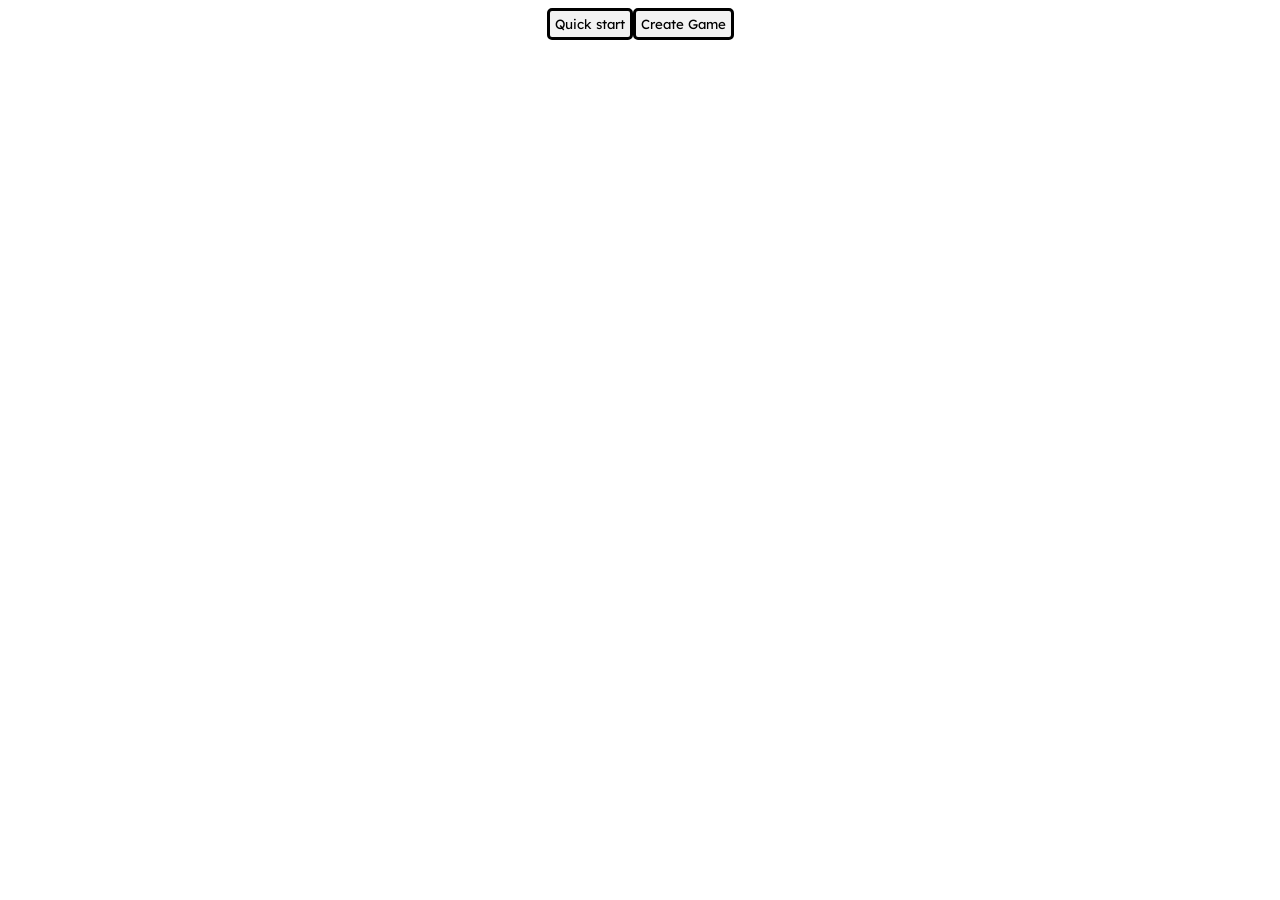
<file: index.html>
<!DOCTYPE html>

<head>
    <meta charset="UTF-8">
   <title>Gomoku</title>
   <link rel="stylesheet" href="CSS/game.css">
   <link rel="preconnect" href="https://fonts.googleapis.com">
   <link rel="preconnect" href="https://fonts.gstatic.com" crossorigin>
   <link href="https://fonts.googleapis.com/css2?family=Lexend:wght@100..900&display=swap" rel="stylesheet">
</head>
<body>
<!--navigation, footer or whatever-->

<div id="content"></div>
<script type="module" src="JS/main.js"></script>
</body>
</file>
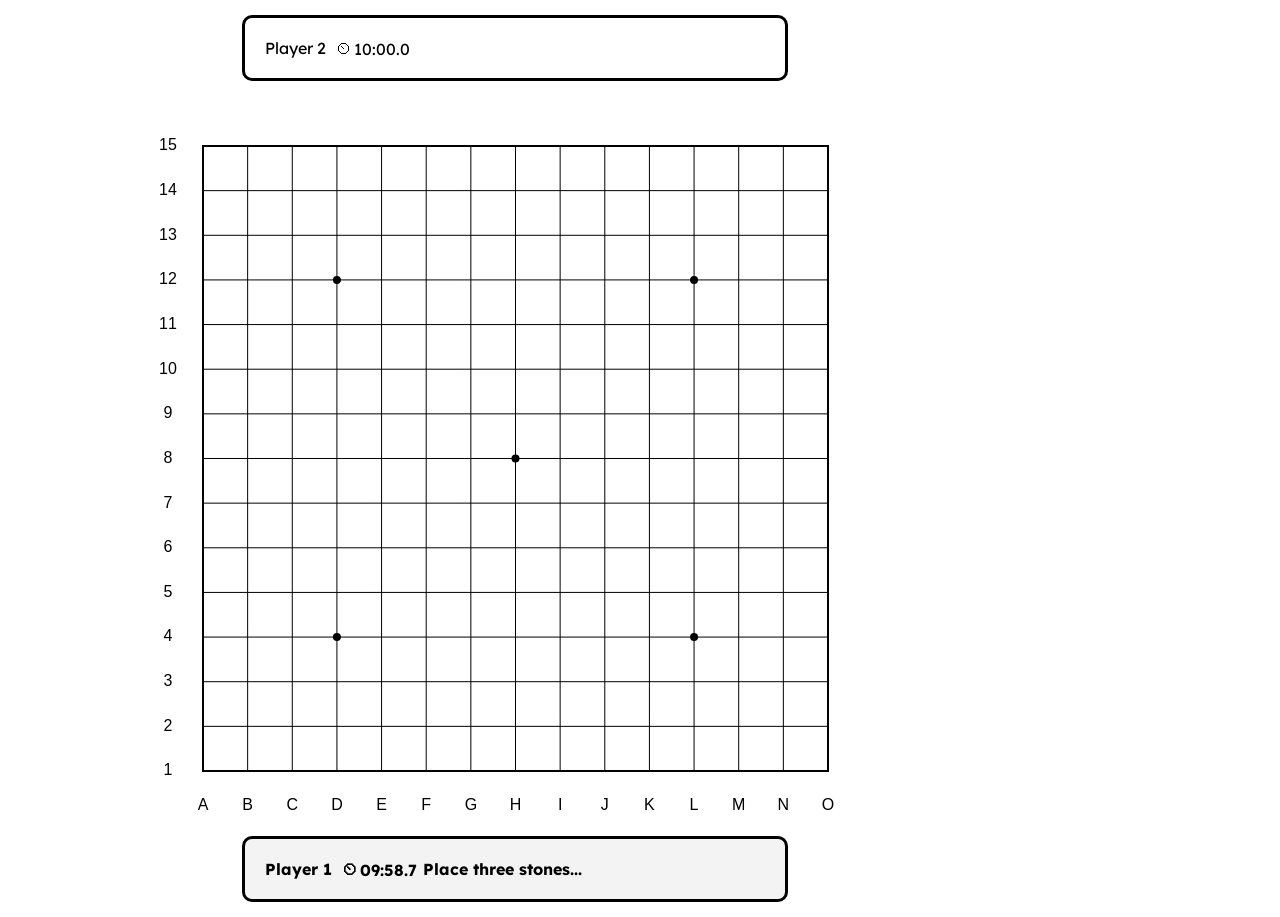
<file: game.html>
<!DOCTYPE html>

    <html lang="en">
    <head>
        <meta charset="UTF-8">
        <title>Gomoku</title>
        <link rel="stylesheet" href="game.css">
        <link rel="preconnect" href="https://fonts.googleapis.com">
        <link rel="preconnect" href="https://fonts.gstatic.com" crossorigin>
        <link href="https://fonts.googleapis.com/css2?family=Lexend:wght@100..900&display=swap" rel="stylesheet">
    </head>
    <body>
    <div class="game">
        <div class="playerStatus" id="player2Status">
            <p>Player 2</p>
            <div class="timer">
                <p class="timerIcon">⏲</p>
                <div class="timerTime" id="player2Timer"></div>
            </div>
            <p class="swapStartMessage" id="player2SwapStartMessage">Place three stones...</p>
            <p class="swap2Message hidden" id="player2Swap2Message">Place two more stones...</p>
            <div class="swapChoose hidden" id="player2SwapChoose">
                <button class="chooseButton" id="player2ChooseBlack">Play as black</button>
                <button class="chooseButton" id="player2ChooseWhite">Play as White</button>
                <button class="chooseButton" id="player2PlaceSwap2">Place swap 2</button>
            </div>
        </div>
        <canvas id="board" width="725px" height="725px" ></canvas>
        <div class="playerStatus" id="player1Status">
            <p>Player 1</p>
            <div class="timer">
                <p class="timerIcon">⏲</p>
                <div class="timerTime" id="player1Timer"></div>
            </div>
            <p class="swapStartMessage" id="player1SwapStartMessage">Place three stones...</p>
            <p class="swap2Message hidden" id="player1Swap2Message">Place two more stones...</p>
            <div class="swapChoose hidden" id="player1SwapChoose">
                <button class="chooseButton" id="player1ChooseBlack">Play as black</button>
                <button class="chooseButton" id="player1ChooseWhite">Play as white</button>
                <button class="chooseButton" id="player1PlaceSwap2">Place swap 2</button>
            </div>
        </div>
    </div>
    <div id="notationWrapper">
        <div id="notationTab"></div>
    </div>

        <dialog class="modal" id="gameEndModal">
            <h1> Game Ended </h1>
            <h2 id="gameResult"> Player X Won</h2>
            <button id="playAgainButton">Play Again</button>
            <button>Analysis</button>
            <button>Save Game</button>
        </dialog>
        <script src="game.js"></script>
    </body>
</html>
</file>
<file: CSS/game.css>
#content {
    font-family: 'Lexend', sans-serif;
    display: flex;
    flex-direction: row;
    justify-content: center;
    margin: 0;
} 

.game {
    display: flex;
    flex-direction: column;
    align-items: center;
    justify-content: center;
    margin: 0;
}
#board{
    background: #FFFFFF;
}

.modal {
    border-width: 3.5px;
    border-radius: 15px;
    outline: none;
}

dialog::backdrop {
    backdrop-filter: blur(1px);
}

button {
    font-family: 'Lexend', sans-serif;
    background-color: #F3F3F3;
    border: 3px solid #000000;
    border-radius: 5px;
    margin: 0;
    padding: 5px;
}

button:hover {
    background-color: #E0E0E0;
}

.swapChoose {
    display: flex;
    flex-direction: row;
    gap: 10px;
}

.chooseButton {

}


.hidden {
    display: none;
}

.playerStatus {
    display: flex;
    flex-direction: row;
    align-items: center;
    gap: 10px;
    padding: 20px;
    border: 3px solid;
    border-radius: 10px;
    width: 500px;
    margin: 15px;
    height: 20px;
}

.highlight {
    background-color: #F3F3F3;
    font-weight: bold;
}

p {
    margin: 0;
}

.timer {
    display: flex;
    flex-direction: row;
    gap: 2px;
}

.timerTime {
    margin-top: 1px;
}

#notationTab {
    width: 250px;
    margin-top: 150px;
    align-items: flex-start;
}

#notationWrapper {
    display: flex;
    flex-direction: column;
    justify-content: flex-start;
}

.gameSettings {
    display: flex;
    flex-direction: column;
    gap: 10px;
}

input {
    font-family: 'Lexend', sans-serif;
    border-radius: 5px;
    border: 3px solid #000000;
    padding: 7px;
    height: 25px;
}

.toggleSwitch .checkbox {
    opacity: 0;
}

.toggleSwitch {
    width: 200px;
    height: 25px;
    border: 3px solid #000000;
    border-radius: 50px;
    display: flex;
    align-items: center;
    padding: 2.5px;
    cursor: pointer;
}

.toggleSwitch .slider {
    width: 100px;
    height: 90%;
    border-radius: 50px;
    border: 3px solid #000000;
    
}
</file>
<file: game.css>
body {
    min-height: 100vh;
    font-family: 'Lexend', sans-serif;
    display: flex;
    flex-direction: row;
    justify-content: center;

    margin: 0;
} 

.game {
    display: flex;
    flex-direction: column;
    align-items: center;
    justify-content: center;
    margin: 0;
}
#board{
    background: #FFFFFF;
}

.modal {
    border-width: 3.5px;
    border-radius: 15px;
    outline: none;
}

dialog::backdrop {
    backdrop-filter: blur(1px);
}

button {
    font-family: 'Lexend', sans-serif;
    background-color: #F3F3F3;
    border: 3px solid #000000;
    border-radius: 5px;
    margin: 0;
    padding: 5px;
}

button:hover {
    background-color: #E0E0E0;
}

.swapChoose {
    display: flex;
    flex-direction: row;
    gap: 10px;
}

.chooseButton {

}


.hidden {
    display: none;
}

.playerStatus {
    display: flex;
    flex-direction: row;
    align-items: center;
    gap: 10px;
    padding: 20px;
    border: 3px solid;
    border-radius: 10px;
    width: 500px;
    margin: 15px;
    height: 20px;
}

.highlight {
    background-color: #F3F3F3;
    font-weight: bold;
}

p {
    margin: 0;
}

.timer {
    display: flex;
    flex-direction: row;
    gap: 2px;
}

.timerTime {
    margin-top: 1px;
}

#notationTab {
    width: 250px;
    margin-top: 210px;
    align-items: flex-start;
}

#notationWrapper {
    display: flex;
    flex-direction: column;
    justify-content: flex-start;
}
</file>
